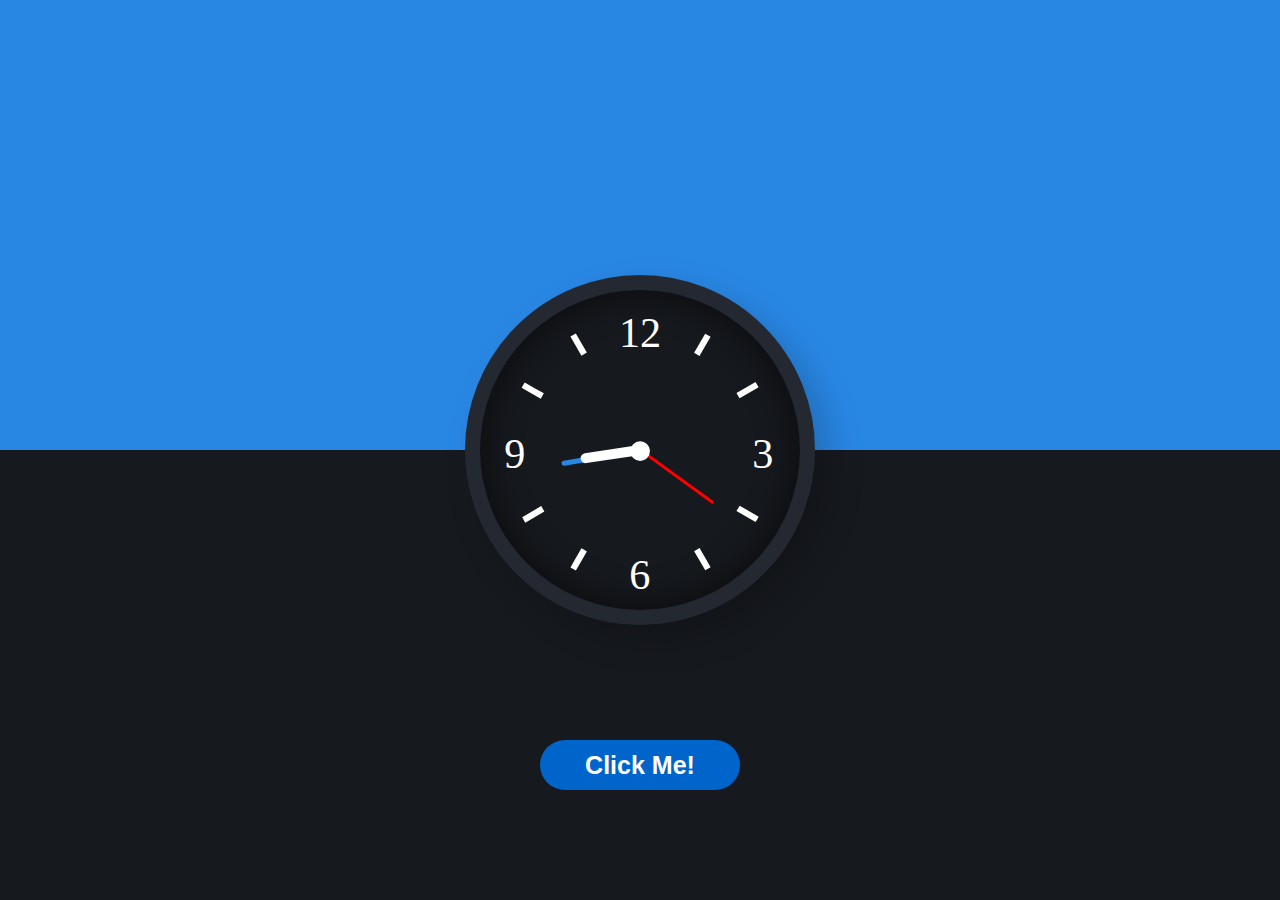
<file: index.html>
<!DOCTYPE html>
<html lang="en">
<head>
    <meta charset="UTF-8">
    <meta name="viewport" content="width=device-width, initial-scale=1.0">
    <title>Analog Clock</title>
    <link rel="stylesheet" href="Analog.css">
</head>
<body>
    <div class="clock">
        <div class="second hand" id="second"></div>
        <div class="minute hand" id="minute"></div>
        <div class="hour hand" id="hour"></div>
        <img src="Analog clock template.svg" alt="clock">
    </div>
    <a href="Digital.html"><div class="btn">Click Me!</div></a>
    <script src="Analog.js"></script>
</body>
</html>
</file>
<file: Analog.css>
*{
    padding: 0;
    margin: 0;
    box-sizing: border-box;
}
body{
    min-height: 100vh;                    
    /* height: 100vh; */
    background: linear-gradient(to bottom, #2987e4 50%, #16191e 50%);
}
.clock{
    background: #16191e;
    height: 320px;
    width: 320px;
    position: absolute;
    transform: translate(-50%, -50%);
    top: 50%;
    left: 50%;
    box-sizing: content-box;
    border-radius: 50%;
    border: 15px solid #242931;
    box-shadow: 15px 15px 35px rgba(0,0,0,0.2), inset 0 0 30px 10px rgba(0,0,0,0.4);
}
img{
    position: absolute;
}
.hand{
    position: absolute;
    background-color: white;
    margin: auto;
    left: 0;
    right: 0;
    border-radius: 5px;
    transform-origin: bottom;
}
.hour{
    height: 60px;
    width: 10px;
    top: 100px;
}
.minute{
    height: 80px;
    width: 5px;
    top: 80px;
    background-color: #2987e4;
}
.second{
    height: 90px;
    width: 3px;
    top: 70px;
    background-color: red;
}

.btn{
    width: 200px;
    height: 50px;
    border-radius: 30px;
    /* border: 2px solid white; */
    background: #0065ca;
    position: absolute;
    transform: translate(-50%, -50%);
    top: 85%;
    left: 50%;


    display: flex;
    justify-content: center;
    align-items: center;
    color: white;
    font-family: 'poppins', sans-serif;
    font-weight: bold;
    font-size: 25px;
}
.btn:hover{
    background-color: #2987e4;
    font-size: 25.3px;
    transition: 0.1 ease ;
}
</file>
